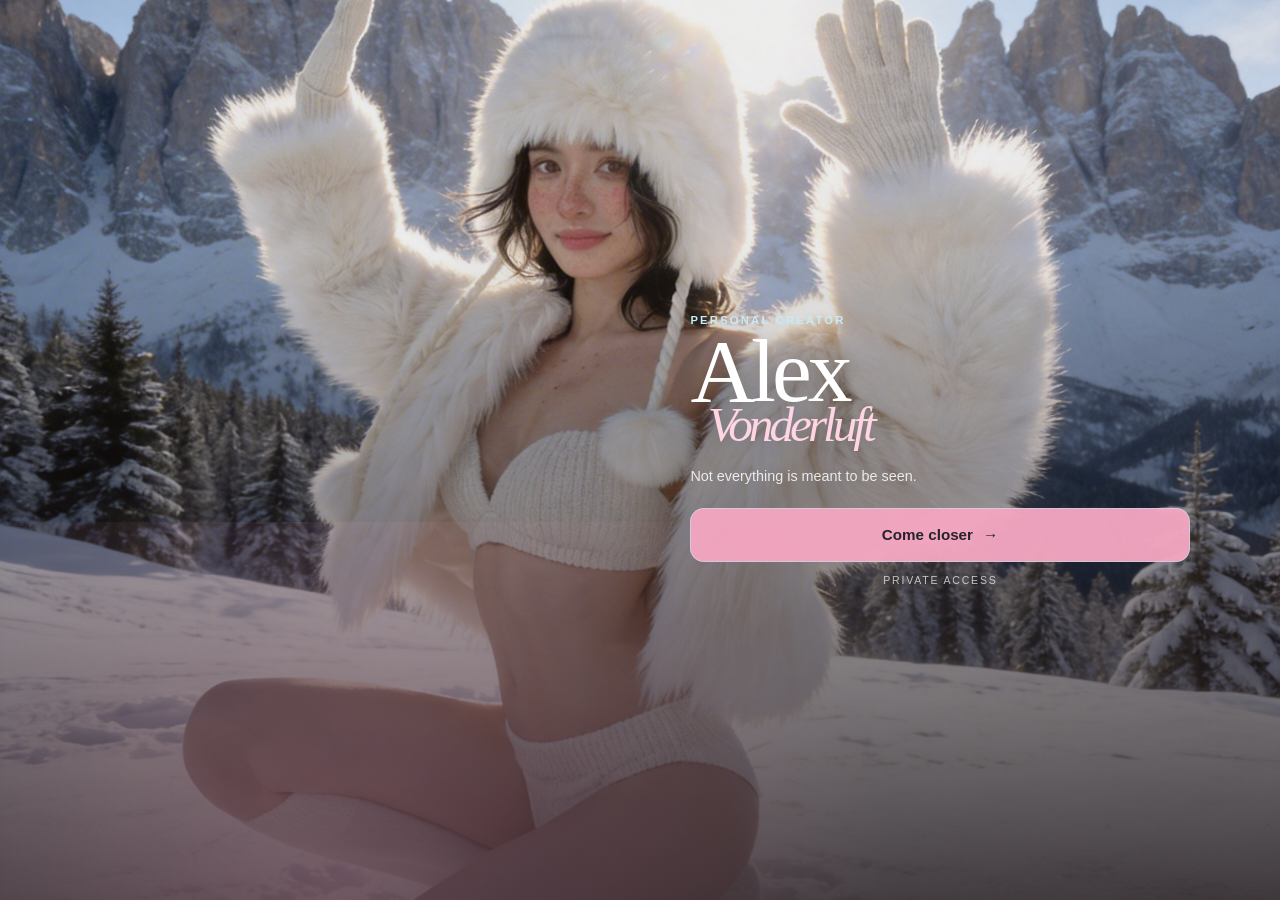
<file: index.html>
<!doctype html>
<html lang="en">
<head>
  <meta charset="utf-8">
  <meta name="viewport" content="width=device-width, initial-scale=1, viewport-fit=cover">
  <meta name="theme-color" content="#F4A6C1">
  <meta name="description" content="Alex Vonderluft — personal creator, nightlife and private access.">
  <title>Alex Vonderluft</title>
  <link rel="icon" type="image/png" href="favicon.png">
  <link rel="apple-touch-icon" href="favicon.png">
  <link rel="stylesheet" href="styles.css">
</head>
<body class="home">
  <main class="hero">
    <div class="hero-media" aria-hidden="true"></div>
    <section class="hero-content" aria-labelledby="alex-name">
      <p class="eyebrow hero-sequence" style="color: var(--brand-blue-light)">Personal creator</p>
      <h1 class="brand-name hero-brand hero-sequence" id="alex-name">Alex <span>Vonderluft</span></h1>
      <p class="hero-copy hero-sequence">Not everything is meant to be seen.</p>
      <a href="links.html" class="button hero-cta hero-sequence" id="enterBtn"
         data-track-event="come_closer_click" data-position="come_closer"
         data-link-name="come_closer" data-destination-type="internal">Come closer <span aria-hidden="true">→</span></a>
      <p class="hero-note hero-sequence">Private access</p>
    </section>
  </main>
  <script src="site.js"></script>
  <script src="analytics.js"></script>
  <script>
    document.getElementById("enterBtn").href = alexSite.internalUrl("links.html");
  </script>
</body>
</html>
</file>
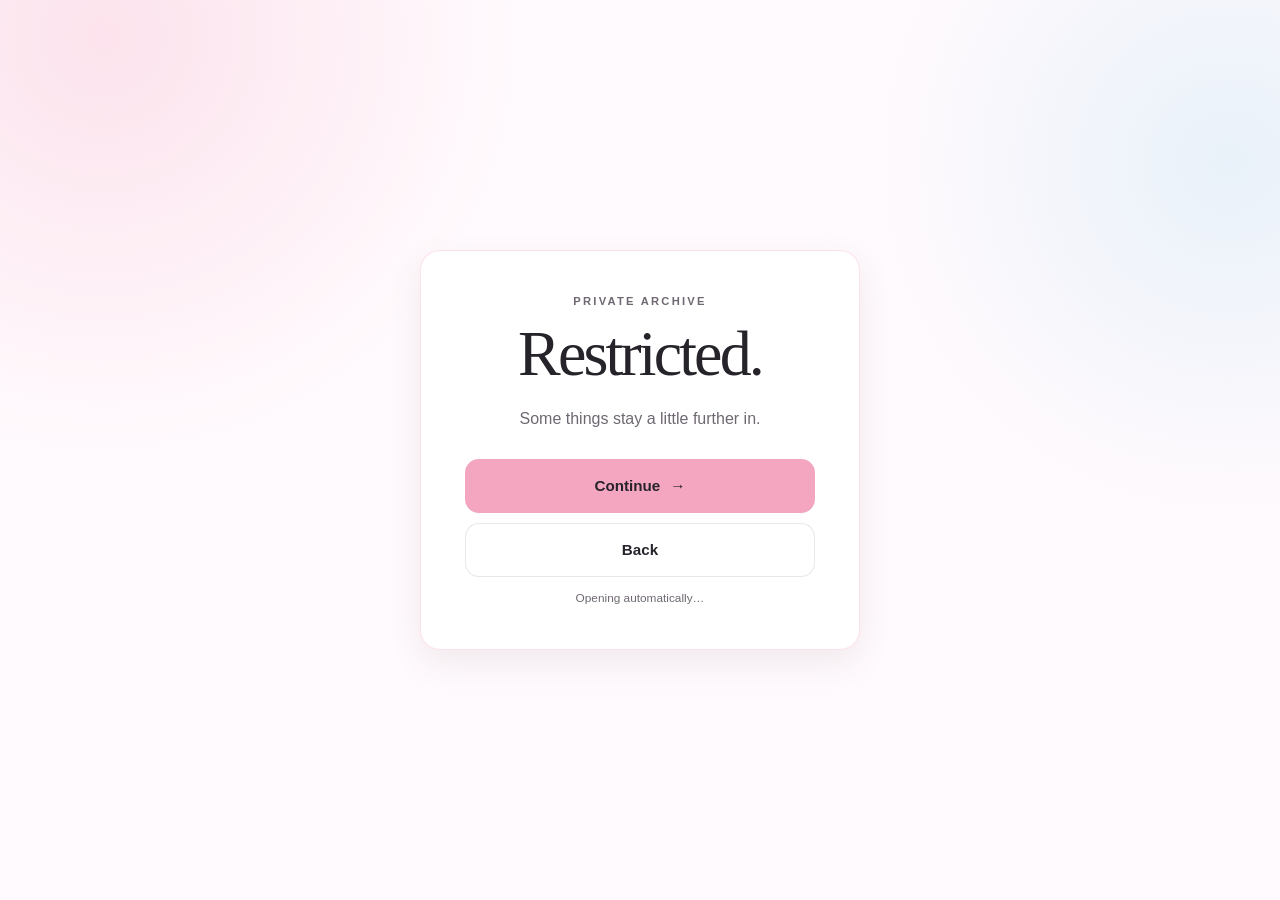
<file: archive.html>
<!doctype html>
<html lang="en">
<head>
  <meta charset="utf-8">
  <meta name="viewport" content="width=device-width, initial-scale=1, viewport-fit=cover">
  <meta name="theme-color" content="#FFD5E3">
  <meta name="robots" content="noindex, nofollow">
  <title>Archive — Alex Vonderluft</title>
  <link rel="icon" type="image/png" href="favicon.png">
  <link rel="apple-touch-icon" href="favicon.png">
  <link rel="stylesheet" href="styles.css">
</head>
<body class="ritual-page" data-analytics-banner="off">
  <main class="panel ritual-card page-enter">
    <p class="eyebrow">Private archive</p>
    <h1 class="brand-name">Restricted.</h1>
    <p class="lede">Some things stay a little further in.</p>
    <div class="ritual-actions">
      <a class="button" id="continueBtn" href="http://alexvonderluft.de" target="_blank" rel="noopener noreferrer"
         data-track-event="archive_open" data-platform="onlyfans" data-position="archive" data-link-name="archive_continue" data-destination-type="exclusive">Continue <span aria-hidden="true">→</span></a>
      <a class="button button--secondary" id="backBtn" href="links.html" data-track-event="internal_navigation" data-position="archive" data-link-name="archive_back" data-destination-type="internal">Back</a>
    </div>
    <p class="countdown" id="countdown" aria-live="polite">Opening automatically…</p>
  </main>
  <script src="site.js"></script>
  <script src="analytics.js"></script>
  <script>
    const destination = "http://alexvonderluft.de";
    document.getElementById("backBtn").href = alexSite.internalUrl("links.html");
    window.setTimeout(() => {
      alexAnalytics.trackEvent("archive_open", { trigger: "automatic", platform: "onlyfans", link_position: "archive", destination_type: "exclusive", destination_domain: "alexvonderluft.de" });
      window.location.href = destination;
    }, 1800);
  </script>
</body>
</html>
</file>
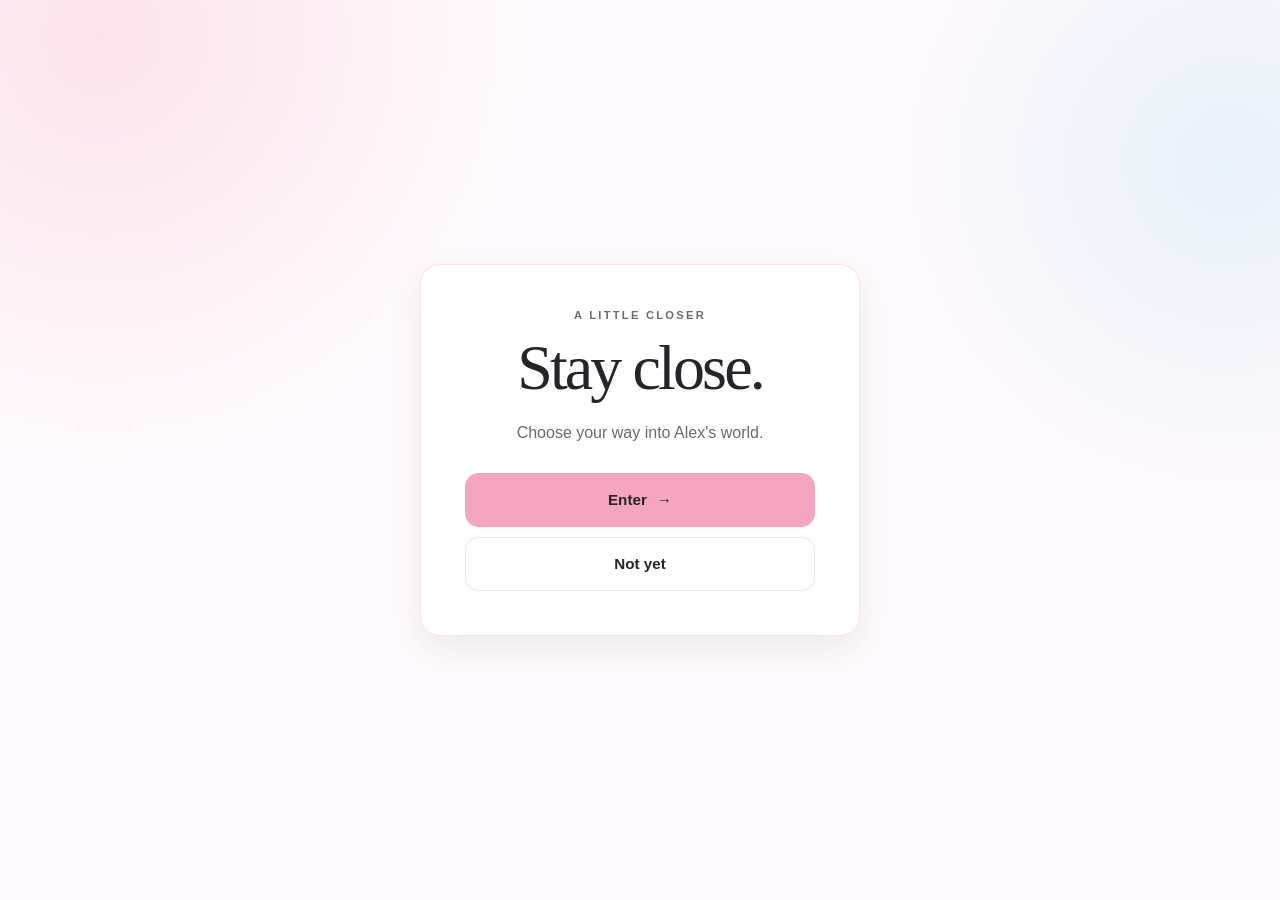
<file: enter.html>
<!doctype html>
<html lang="en">
<head>
  <meta charset="utf-8">
  <meta name="viewport" content="width=device-width, initial-scale=1, viewport-fit=cover">
  <meta name="theme-color" content="#FFD5E3">
  <title>Enter — Alex Vonderluft</title>
  <link rel="icon" type="image/png" href="favicon.png">
  <link rel="apple-touch-icon" href="favicon.png">
  <link rel="stylesheet" href="styles.css">
</head>
<body class="ritual-page">
  <main class="panel ritual-card page-enter">
    <p class="eyebrow">A little closer</p>
    <h1 class="brand-name">Stay close.</h1>
    <p class="lede">Choose your way into Alex's world.</p>
    <div class="ritual-actions">
      <a class="button" href="links.html" id="enterLinks" data-track-event="internal_navigation" data-position="main_navigation" data-link-name="enter_links" data-destination-type="internal">Enter <span aria-hidden="true">→</span></a>
      <a class="button button--secondary" href="index.html" id="enterBack" data-track-event="internal_navigation" data-position="main_navigation" data-link-name="not_yet" data-destination-type="internal">Not yet</a>
    </div>
  </main>
  <script src="site.js"></script>
  <script src="analytics.js"></script>
  <script>
    document.getElementById("enterLinks").href = alexSite.internalUrl("links.html");
    document.getElementById("enterBack").href = alexSite.internalUrl("index.html");
  </script>
</body>
</html>
</file>
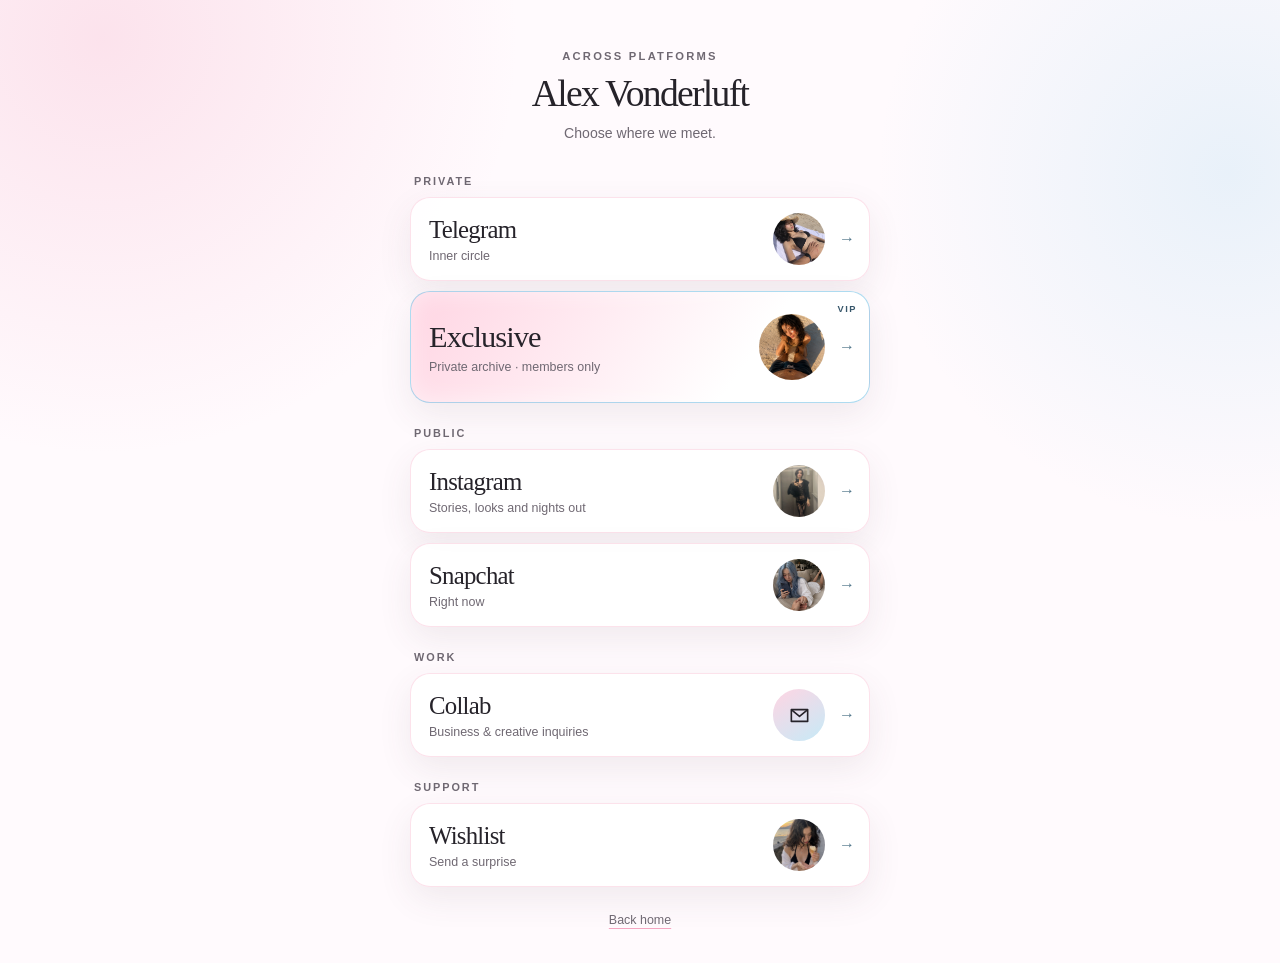
<file: links.html>
<!doctype html>
<html lang="en">
<head>
  <meta charset="utf-8">
  <meta name="viewport" content="width=device-width, initial-scale=1, viewport-fit=cover">
  <meta name="theme-color" content="#FFD5E3">
  <meta name="description" content="Find Alex Vonderluft across social platforms and private spaces.">
  <title>Links — Alex Vonderluft</title>
  <link rel="icon" type="image/png" href="favicon.png">
  <link rel="apple-touch-icon" href="favicon.png">
  <link rel="stylesheet" href="styles.css">
</head>
<body>
  <main class="shell narrow page-enter">
    <header class="links-header reveal">
      <p class="eyebrow">Across platforms</p>
      <h1 class="brand-name">Alex Vonderluft</h1>
      <p class="lede">Choose where we meet.</p>
    </header>

    <p class="section-label reveal" id="private-label">Private</p>
    <section class="link-list" aria-labelledby="private-label">
      <a class="panel link-card reveal stagger-item" style="--stagger: 0" href="https://t.me/+VtJzLyitRzY2ZGEy" target="_blank" rel="noopener noreferrer" aria-label="Open Alex's Telegram in a new tab"
         data-track-event="social_click" data-platform="telegram" data-position="links_primary" data-link-name="telegram_channel" data-destination-type="community">
        <div><h2 class="link-title">Telegram</h2><p class="link-desc">Inner circle</p></div>
        <span class="link-thumb"><img src="tg.png" alt="" width="400" height="400"></span>
        <span class="action-arrow" aria-hidden="true">→</span>
      </a>
      <a class="panel link-card link-card--featured reveal stagger-item" style="--stagger: 1" href="http://alexvonderluft.de" target="_blank" rel="noopener noreferrer" aria-label="Open Alex's exclusive page in a new tab"
         data-track-event="exclusive_click" data-platform="onlyfans" data-position="links_primary" data-link-name="exclusive_archive" data-destination-type="exclusive">
        <div><h2 class="link-title">Exclusive</h2><p class="link-desc">Private archive · members only</p></div>
        <span class="link-thumb"><img src="of.png" alt="" width="400" height="400"></span>
        <span class="action-arrow" aria-hidden="true">→</span>
      </a>
    </section>

    <p class="section-label reveal" id="public-label">Public</p>
    <section class="link-list" aria-labelledby="public-label">
      <a class="panel link-card reveal stagger-item" style="--stagger: 0" href="https://instagram.com/alexvonderluft" target="_blank" rel="noopener noreferrer" aria-label="Open Alex's Instagram in a new tab"
         data-track-event="social_click" data-platform="instagram" data-position="links_secondary" data-link-name="instagram_profile" data-destination-type="social">
        <div><h2 class="link-title">Instagram</h2><p class="link-desc">Stories, looks and nights out</p></div>
        <span class="link-thumb"><img src="ig.jpg" alt="" width="512" height="512" loading="lazy"></span>
        <span class="action-arrow" aria-hidden="true">→</span>
      </a>
      <a class="panel link-card reveal stagger-item" style="--stagger: 1" href="https://snapchat.com/add/alexinfur" target="_blank" rel="noopener noreferrer" aria-label="Open Alex's Snapchat in a new tab"
         data-track-event="social_click" data-platform="snapchat" data-position="links_secondary" data-link-name="snapchat_profile" data-destination-type="social">
        <div><h2 class="link-title">Snapchat</h2><p class="link-desc">Right now</p></div>
        <span class="link-thumb"><img src="snap.png" alt="" width="400" height="400" loading="lazy"></span>
        <span class="action-arrow" aria-hidden="true">→</span>
      </a>
    </section>

    <p class="section-label reveal" id="collab-label">Work</p>
    <section class="link-list" aria-labelledby="collab-label">
      <a class="panel link-card reveal" href="mailto:alex.vonderluft@hotmail.com" aria-label="Email Alex about a collaboration"
         data-track-event="email_click" data-platform="email" data-position="links_secondary" data-link-name="collab_email" data-destination-type="email">
        <div><h2 class="link-title">Collab</h2><p class="link-desc">Business &amp; creative inquiries</p></div>
        <span class="link-thumb link-thumb--icon" aria-hidden="true">
          <svg viewBox="0 0 24 24" role="img" focusable="false">
            <path d="M4.75 6.75h14.5v10.5H4.75z"></path>
            <path d="m5.25 7.25 6.75 5.5 6.75-5.5"></path>
          </svg>
        </span>
        <span class="action-arrow" aria-hidden="true">→</span>
      </a>
    </section>

    <p class="section-label reveal" id="support-label">Support</p>
    <section class="link-list" aria-labelledby="support-label">
      <a class="panel link-card reveal" href="https://wishlist.de/w/alexvonderluft" target="_blank" rel="noopener noreferrer" aria-label="Open Alex's wishlist in a new tab"
         data-track-event="outbound_click" data-platform="wishlist" data-position="links_secondary" data-link-name="wishlist" data-destination-type="support">
        <div><h2 class="link-title">Wishlist</h2><p class="link-desc">Send a surprise</p></div>
        <span class="link-thumb"><img src="wishlist.jpeg" alt="" width="1086" height="1086" loading="lazy"></span>
        <span class="action-arrow" aria-hidden="true">→</span>
      </a>
    </section>
    <a class="text-link page-back reveal" href="index.html" id="backLink"
       data-track-event="internal_navigation" data-position="footer" data-link-name="back_home" data-destination-type="internal">Back home</a>
  </main>
  <script src="site.js"></script>
  <script src="analytics.js"></script>
  <script>
    document.getElementById("backLink").href = alexSite.internalUrl("index.html");
  </script>
</body>
</html>
</file>
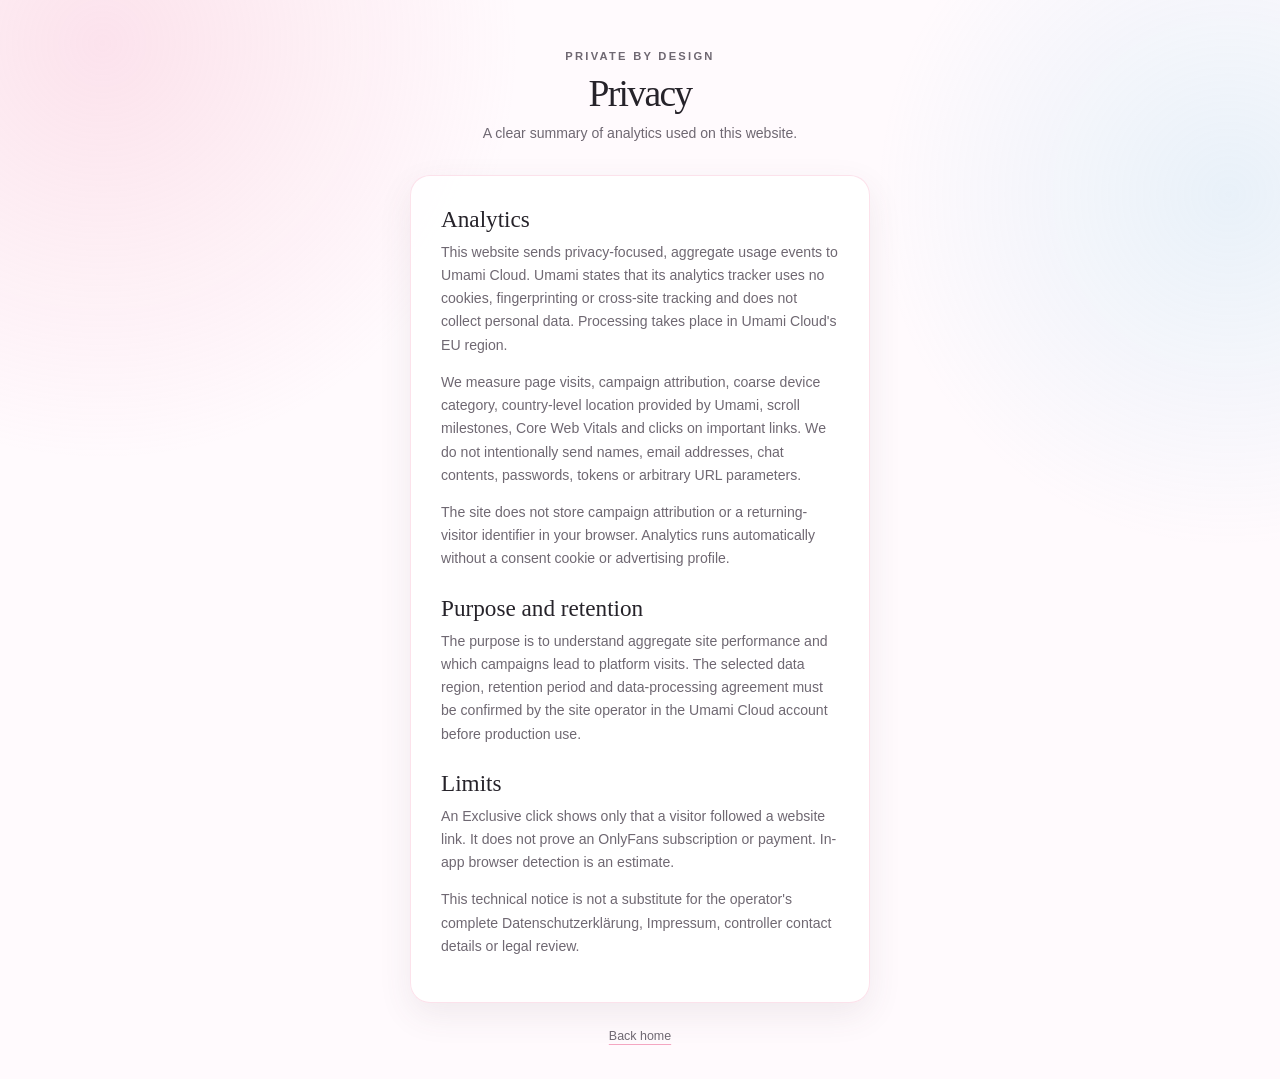
<file: privacy.html>
<!doctype html>
<html lang="en">
<head>
  <meta charset="utf-8">
  <meta name="viewport" content="width=device-width, initial-scale=1, viewport-fit=cover">
  <meta name="theme-color" content="#FFD5E3">
  <title>Privacy — Alex Vonderluft</title>
  <link rel="icon" type="image/png" href="favicon.png">
  <link rel="stylesheet" href="styles.css">
</head>
<body data-analytics-banner="off">
  <main class="shell narrow page-enter privacy-page">
    <header class="links-header">
      <p class="eyebrow">Private by design</p>
      <h1 class="brand-name">Privacy</h1>
      <p class="lede">A clear summary of analytics used on this website.</p>
    </header>
    <section class="panel privacy-card">
      <h2>Analytics</h2>
      <p>This website sends privacy-focused, aggregate usage events to Umami Cloud. Umami states that its analytics tracker uses no cookies, fingerprinting or cross-site tracking and does not collect personal data. Processing takes place in Umami Cloud's EU region.</p>
      <p>We measure page visits, campaign attribution, coarse device category, country-level location provided by Umami, scroll milestones, Core Web Vitals and clicks on important links. We do not intentionally send names, email addresses, chat contents, passwords, tokens or arbitrary URL parameters.</p>
      <p>The site does not store campaign attribution or a returning-visitor identifier in your browser. Analytics runs automatically without a consent cookie or advertising profile.</p>
      <h2>Purpose and retention</h2>
      <p>The purpose is to understand aggregate site performance and which campaigns lead to platform visits. The selected data region, retention period and data-processing agreement must be confirmed by the site operator in the Umami Cloud account before production use.</p>
      <h2>Limits</h2>
      <p>An Exclusive click shows only that a visitor followed a website link. It does not prove an OnlyFans subscription or payment. In-app browser detection is an estimate.</p>
      <p>This technical notice is not a substitute for the operator's complete Datenschutzerklärung, Impressum, controller contact details or legal review.</p>
    </section>
    <a class="text-link page-back" href="index.html" id="privacyBack" data-track-event="internal_navigation" data-position="privacy" data-link-name="privacy_back" data-destination-type="internal">Back home</a>
  </main>
  <script src="site.js"></script>
  <script src="analytics.js"></script>
  <script>document.getElementById("privacyBack").href = alexSite.internalUrl("index.html");</script>
</body>
</html>
</file>
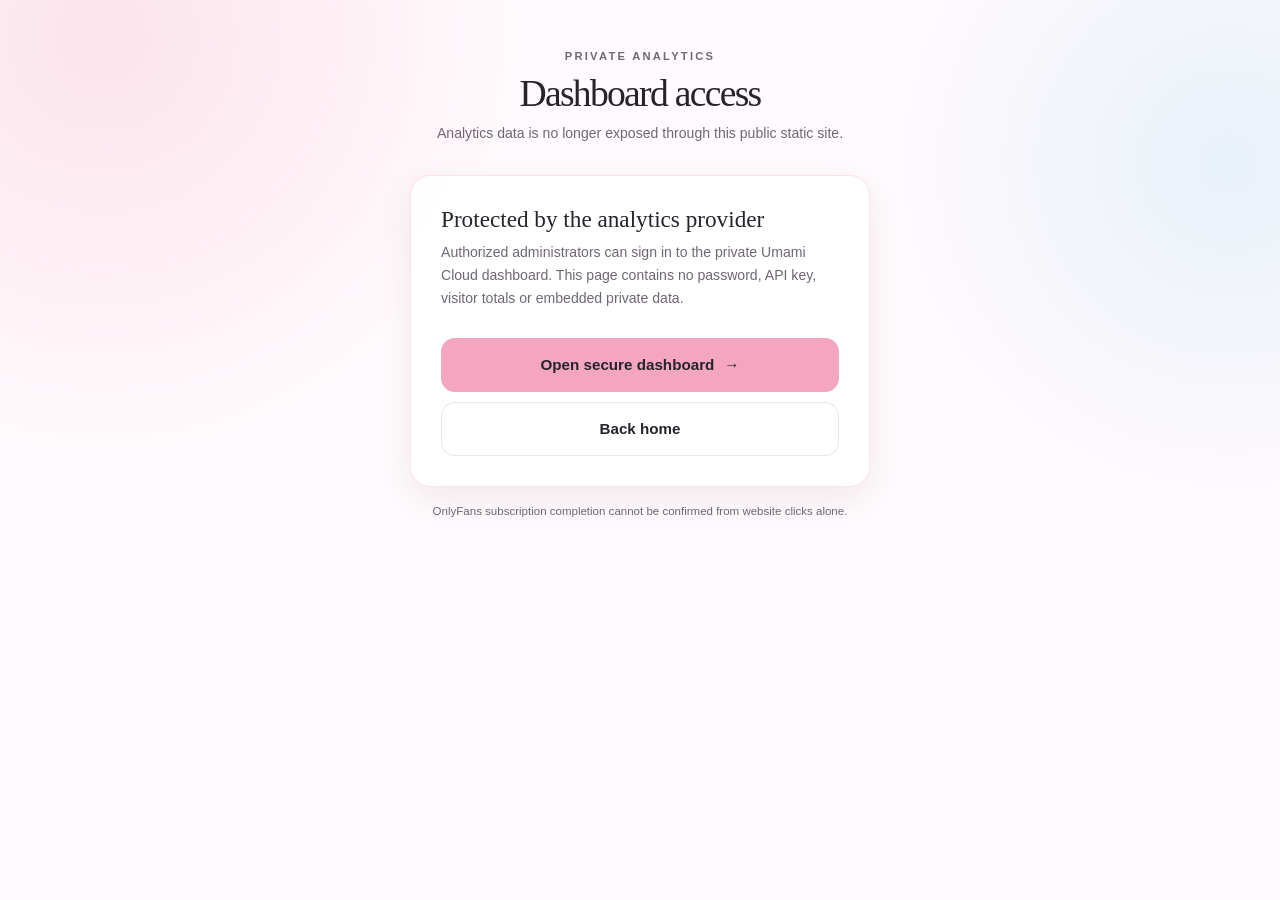
<file: stats.html>
<!doctype html>
<html lang="en">
<head>
  <meta charset="utf-8">
  <meta name="viewport" content="width=device-width, initial-scale=1, viewport-fit=cover">
  <meta name="theme-color" content="#FFD5E3">
  <meta name="robots" content="noindex, nofollow">
  <title>Analytics access — Alex Vonderluft</title>
  <link rel="icon" type="image/png" href="favicon.png">
  <link rel="stylesheet" href="styles.css">
</head>
<body>
  <main class="shell narrow page-enter">
    <header class="links-header reveal">
      <p class="eyebrow">Private analytics</p>
      <h1 class="brand-name">Dashboard access</h1>
      <p class="lede">Analytics data is no longer exposed through this public static site.</p>
    </header>
    <section class="panel privacy-card reveal">
      <h2>Protected by the analytics provider</h2>
      <p>Authorized administrators can sign in to the private Umami Cloud dashboard. This page contains no password, API key, visitor totals or embedded private data.</p>
      <div class="ritual-actions">
        <a class="button" href="https://cloud.umami.is/" target="_blank" rel="noopener noreferrer" data-track-event="outbound_click" data-position="stats" data-link-name="umami_dashboard" data-destination-type="admin">Open secure dashboard <span aria-hidden="true">→</span></a>
        <a class="button button--secondary" href="index.html" id="statsBack" data-track-event="internal_navigation" data-position="stats" data-link-name="stats_back" data-destination-type="internal">Back home</a>
      </div>
    </section>
    <p class="footer">OnlyFans subscription completion cannot be confirmed from website clicks alone.</p>
  </main>
  <script src="site.js"></script>
  <script src="analytics.js"></script>
  <script>document.getElementById("statsBack").href = alexSite.internalUrl("index.html");</script>
</body>
</html>
</file>
<file: styles.css>
:root {
  --brand-pink: #f4a6c1;
  --brand-pink-light: #ffd5e3;
  --brand-blue: #8fcdeb;
  --brand-blue-light: #c6eaf7;
  --brand-white: #ffffff;
  --brand-text: #26232a;
  --brand-muted: #6f6872;
  --surface: rgba(255, 255, 255, 0.88);
  --surface-soft: rgba(255, 255, 255, 0.68);
  --line: rgba(38, 35, 42, 0.1);
  --shadow: 0 12px 34px rgba(88, 61, 77, 0.09);
  --radius-card: 20px;
  --radius-control: 14px;
  --font-display: Georgia, "Times New Roman", serif;
  --font-body: Inter, "Helvetica Neue", Helvetica, Arial, sans-serif;
  --duration-fast: 160ms;
  --duration-normal: 280ms;
  --duration-slow: 520ms;
  --ease-out: cubic-bezier(0.22, 1, 0.36, 1);
  --ease-soft: cubic-bezier(0.16, 1, 0.3, 1);
}

*, *::before, *::after { box-sizing: border-box; }
html { color-scheme: light; background: var(--brand-white); }
body {
  margin: 0;
  min-width: 0;
  min-height: 100vh;
  min-height: 100svh;
  color: var(--brand-text);
  background:
    radial-gradient(circle at 8% 4%, rgba(244, 166, 193, 0.28), transparent 26rem),
    radial-gradient(circle at 96% 18%, rgba(143, 205, 235, 0.2), transparent 22rem),
    #fffafd;
  font-family: var(--font-body);
  -webkit-font-smoothing: antialiased;
  overflow-x: hidden;
}
body::before {
  content: "";
  position: fixed;
  z-index: -1;
  inset: -12vmax;
  pointer-events: none;
  background:
    radial-gradient(circle at 18% 24%, rgba(244, 166, 193, 0.16), transparent 28%),
    radial-gradient(circle at 82% 68%, rgba(143, 205, 235, 0.12), transparent 25%);
  transform: translate3d(0, 0, 0);
  animation: ambient-drift 16s var(--ease-soft) infinite alternate;
}
img { display: block; max-width: 100%; }
a, button { -webkit-tap-highlight-color: transparent; }
:focus-visible { outline: 3px solid var(--brand-blue); outline-offset: 4px; }
.shell { width: min(100% - 32px, 920px); margin-inline: auto; padding: max(28px, env(safe-area-inset-top)) 0 max(36px, env(safe-area-inset-bottom)); }
.narrow { width: min(100% - 32px, 460px); }
.brand-name { margin: 0; font-family: var(--font-display); font-weight: 500; letter-spacing: -0.045em; }
.eyebrow { margin: 0 0 10px; color: var(--brand-muted); font-size: 0.7rem; font-weight: 700; letter-spacing: 0.2em; text-transform: uppercase; }
.lede { color: var(--brand-muted); line-height: 1.55; }
.button {
  min-height: 54px; padding: 0 22px; border: 1px solid transparent; border-radius: var(--radius-control);
  display: inline-flex; align-items: center; justify-content: center; gap: 10px;
  color: var(--brand-text); background: var(--brand-pink); font: 700 0.95rem/1 var(--font-body);
  position: relative; overflow: hidden; isolation: isolate;
  text-decoration: none; cursor: pointer; touch-action: manipulation;
  transition: transform var(--duration-fast) var(--ease-out), background var(--duration-fast) ease, border-color var(--duration-fast) ease, box-shadow var(--duration-normal) var(--ease-out);
}
.button:hover { background: #f195b6; transform: translateY(-2px); box-shadow: 0 10px 26px rgba(244, 166, 193, 0.28); }
.button:active { transform: translateY(1px) scale(0.975); box-shadow: 0 4px 12px rgba(91, 54, 75, .14); }
.button::after {
  content: ""; position: absolute; z-index: -1; width: 7rem; aspect-ratio: 1; border-radius: 50%;
  background: rgba(255,255,255,.3); opacity: 0; transform: scale(.2);
  transition: opacity var(--duration-fast) ease, transform var(--duration-normal) var(--ease-out);
}
.button:active::after { opacity: .55; transform: scale(1); }
.button [aria-hidden="true"], .action-arrow { transition: transform var(--duration-fast) var(--ease-out); }
.button:hover [aria-hidden="true"], .button:active [aria-hidden="true"], .link-card:hover .action-arrow, .link-card:active .action-arrow { transform: translateX(4px); }
.button--secondary { border-color: var(--line); background: var(--brand-white); box-shadow: none; }
.button--secondary:hover { border-color: var(--brand-blue); background: var(--brand-blue-light); box-shadow: none; }
.panel { border: 1px solid rgba(244, 166, 193, 0.32); border-radius: var(--radius-card); background: var(--surface); box-shadow: var(--shadow); }
.text-link { color: var(--brand-muted); text-underline-offset: 4px; text-decoration-color: var(--brand-pink); }
.text-link:hover { color: var(--brand-text); text-decoration-color: var(--brand-blue); }

/* Motion system */
.motion-ready .reveal { opacity: 0; transform: translate3d(0, 18px, 0); }
.reveal.reveal-visible { opacity: 1; transform: translate3d(0, 0, 0); transition: opacity var(--duration-slow) var(--ease-soft), transform var(--duration-slow) var(--ease-soft); }
.stagger-item { transition-delay: calc(var(--stagger, 0) * 65ms) !important; }
.pressable { transform-origin: center; will-change: transform; }
.pressable:active { transform: translateY(1px) scale(.975) !important; }
.fade-in { animation: fade-in var(--duration-slow) var(--ease-soft) both; }
.slide-up { animation: slide-up var(--duration-slow) var(--ease-soft) both; }
.soft-float { animation: soft-float 7s var(--ease-soft) infinite alternate; }
.motion-ready .page-enter { animation: page-enter var(--duration-slow) var(--ease-soft) both; }

@keyframes fade-in { from { opacity: 0; } }
@keyframes slide-up { from { opacity: 0; transform: translate3d(0, 14px, 0); } }
@keyframes page-enter { from { opacity: 0; transform: translate3d(0, 8px, 0); } }
@keyframes soft-float { to { transform: translate3d(0, -3px, 0); } }
@keyframes ambient-drift { to { transform: translate3d(2.5%, -1.5%, 0) scale(1.02); } }
@keyframes cta-breathe { 50% { box-shadow: 0 12px 32px rgba(244,166,193,.27), 0 0 0 1px rgba(198,234,247,.4); } }
@keyframes hero-focus { from { opacity: .72; filter: blur(3px); transform: scale(1.03); } }
@keyframes hero-item { from { opacity: 0; transform: translate3d(0, 14px, 0); } }

/* Home */
.home { min-height: 100vh; min-height: 100svh; min-height: 100dvh; color: var(--brand-white); background: #312b30; }
.home::before { display: none; }
.hero { position: relative; min-height: 100vh; min-height: 100svh; min-height: 100dvh; display: grid; align-items: end; isolation: isolate; overflow: hidden; }
.hero-media { position: absolute; z-index: -2; inset: 0; background: url("hero.jpg") center 34% / cover no-repeat; transform-origin: center; }
.motion-ready .hero-media { animation: hero-focus 850ms var(--ease-soft) both; }
.hero::before { content: ""; position: absolute; inset: 0; z-index: -1; background: linear-gradient(180deg, rgba(25, 20, 24, 0.08) 28%, rgba(27, 20, 25, 0.82) 100%); }
.hero::after { content: ""; position: absolute; inset: auto 0 0; z-index: -1; height: 42%; background: radial-gradient(circle at 26% 100%, rgba(244, 166, 193, 0.25), transparent 55%); }
.hero-content { width: min(100% - 32px, 460px); margin-inline: auto; padding: 0 0 max(28px, env(safe-area-inset-bottom)); }
.motion-ready .hero-sequence { animation: hero-item var(--duration-slow) var(--ease-soft) both; }
.motion-ready .hero-sequence:nth-child(1) { animation-delay: 100ms; }
.motion-ready .hero-sequence:nth-child(2) { animation-delay: 190ms; }
.motion-ready .hero-sequence:nth-child(3) { animation-delay: 300ms; }
.motion-ready .hero-sequence:nth-child(4) { animation-delay: 410ms; }
.motion-ready .hero-sequence:nth-child(5) { animation-delay: 500ms; }
.hero-brand { font-size: clamp(3.8rem, 17vw, 6.5rem); line-height: 0.78; text-shadow: 0 2px 20px rgba(0,0,0,.22); }
.hero-brand span { display: block; margin-left: 0.35em; color: var(--brand-pink-light); font-size: 0.55em; font-style: italic; font-weight: 400; }
.hero-copy { margin: 24px 0 0; color: rgba(255,255,255,.84); font-size: 0.9rem; }
.hero-cta { width: 100%; margin-top: 24px; border-color: rgba(198,234,247,.5); background: rgba(244,166,193,.96); animation: cta-breathe 4.8s ease-in-out 1.2s infinite; }
.hero-note { margin: 12px 0 0; text-align: center; color: rgba(255,255,255,.7); font-size: .66rem; letter-spacing: .17em; text-transform: uppercase; }

/* Links */
.links-header { margin: 8px 0 30px; text-align: center; }
.links-header .brand-name { font-size: 2.35rem; }
.links-header .lede { margin: 8px 0 0; font-size: .88rem; }
.section-label { margin: 24px 4px 10px; color: var(--brand-muted); font-size: .68rem; font-weight: 700; letter-spacing: .18em; text-transform: uppercase; }
.link-list { display: grid; gap: 10px; }
.link-card { min-height: 84px; padding: 13px 14px 13px 18px; display: grid; grid-template-columns: minmax(0,1fr) 56px 16px; align-items: center; gap: 12px; color: inherit; text-decoration: none; touch-action: manipulation; transition: transform var(--duration-fast) var(--ease-out), border-color var(--duration-fast) ease, background var(--duration-fast) ease, box-shadow var(--duration-normal) var(--ease-out); }
.link-card:hover { transform: translateY(-2px); border-color: var(--brand-blue); background: var(--brand-white); }
.link-card:active { background: var(--brand-pink-light); box-shadow: 0 5px 16px rgba(88,61,77,.08); }
.link-title { margin: 0; font-family: var(--font-display); font-size: 1.55rem; font-weight: 500; letter-spacing: -.03em; }
.link-desc { margin: 5px 0 0; color: var(--brand-muted); font-size: .78rem; }
.link-thumb { width: 56px; aspect-ratio: 1; overflow: hidden; border: 2px solid var(--brand-white); border-radius: 50%; background: var(--brand-pink-light); }
.link-thumb img { width: 100%; height: 100%; object-fit: cover; }
.link-thumb--icon { display: grid; place-items: center; color: var(--brand-text); background: linear-gradient(145deg, var(--brand-pink-light), var(--brand-blue-light)); }
.link-thumb--icon svg { width: 27px; height: 27px; fill: none; stroke: currentColor; stroke-width: 1.45; stroke-linecap: round; stroke-linejoin: round; }
.link-thumb img { transition: transform var(--duration-normal) var(--ease-out); }
.link-card:active .link-thumb img, .link-card:hover .link-thumb img { transform: scale(1.035); }
.action-arrow { color: #52778b; font-size: 1rem; justify-self: end; }
.link-card--featured { min-height: 112px; grid-template-columns: minmax(0,1fr) 70px 16px; position: relative; overflow: hidden; border-color: rgba(143,205,235,.72); background: linear-gradient(125deg, var(--brand-pink-light), var(--brand-white) 72%); box-shadow: inset 0 0 24px rgba(255,255,255,.52), var(--shadow); }
.link-card--featured::before { content: "VIP"; position: absolute; top: 12px; right: 12px; color: #37566a; font-size: .58rem; font-weight: 800; letter-spacing: .16em; }
.link-card--featured .link-title { font-size: 1.9rem; }
.link-card--featured .link-thumb { width: 70px; }
.page-back { display: block; margin-top: 26px; text-align: center; font-size: .78rem; }

/* Enter / archive */
.ritual-page { min-height: 100vh; min-height: 100svh; min-height: 100dvh; display: grid; place-items: center; padding: max(24px, env(safe-area-inset-top)) 16px max(24px, env(safe-area-inset-bottom)); }
.ritual-card { width: min(100%, 440px); padding: clamp(26px, 8vw, 44px); text-align: center; }
.ritual-card .brand-name { font-size: clamp(2.6rem, 12vw, 4rem); }
.ritual-card .lede { margin: 16px auto 0; max-width: 28ch; }
.ritual-actions { display: grid; gap: 10px; margin-top: 28px; }
.countdown { margin: 14px 0 0; color: var(--brand-muted); font-size: .74rem; }

/* Stats */
.stats-top { display: flex; align-items: end; justify-content: space-between; gap: 20px; margin: 8px 0 22px; }
.stats-title { font-size: clamp(2.5rem, 8vw, 4.5rem); }
.status { min-height: 1.4em; margin: 0 0 14px; color: var(--brand-muted); font-size: .8rem; }
.status[data-state="error"] { color: #8b3657; }
.stats-grid { display: grid; gap: 14px; }
.stats-section { padding: 18px; }
.section-head { display: flex; align-items: baseline; justify-content: space-between; gap: 12px; margin-bottom: 14px; }
.section-title { margin: 0; font-family: var(--font-display); font-size: 1.45rem; font-weight: 500; }
.section-note { color: var(--brand-muted); font-size: .65rem; letter-spacing: .14em; text-transform: uppercase; }
.stat-cards { display: grid; grid-template-columns: repeat(2, minmax(0,1fr)); gap: 9px; }
.stat { min-width: 0; min-height: 100px; padding: 13px; border: 1px solid var(--line); border-radius: 14px; background: var(--brand-white); }
.stat:nth-child(3n+2) { border-top-color: var(--brand-blue); }
.stat-label { color: var(--brand-muted); font-size: .66rem; font-weight: 700; letter-spacing: .12em; text-transform: uppercase; }
.stat-value { margin-top: 12px; color: #aa456c; font-size: clamp(1.7rem, 7vw, 2.4rem); font-weight: 700; letter-spacing: -.05em; font-variant-numeric: tabular-nums; }
.stat-small { margin-top: 5px; color: var(--brand-muted); font-size: .72rem; }
.data-table { display: grid; gap: 7px; }
.data-row { min-height: 48px; padding: 10px 13px; display: grid; grid-template-columns: minmax(0,1fr) auto; align-items: center; gap: 12px; border: 1px solid var(--line); border-radius: 12px; background: var(--brand-white); }
.row-name { min-width: 0; overflow-wrap: anywhere; font-size: .86rem; }
.row-value { color: #356d8c; font-weight: 700; font-variant-numeric: tabular-nums; }
.empty { padding: 18px; border: 1px dashed var(--brand-blue); border-radius: 12px; color: var(--brand-muted); text-align: center; font-size: .82rem; }
.footer { margin-top: 18px; color: var(--brand-muted); text-align: center; font-size: .72rem; }

/* Privacy and analytics controls */
.privacy-card { padding: clamp(20px, 5vw, 30px); }
.privacy-card h2 { margin: 24px 0 8px; font-family: var(--font-display); font-size: 1.45rem; font-weight: 500; }
.privacy-card h2:first-child { margin-top: 0; }
.privacy-card p { margin: 0 0 14px; color: var(--brand-muted); font-size: .88rem; line-height: 1.65; }

@media (min-width: 768px) {
  .hero { align-items: center; background-position: center; }
  .hero-content { width: min(42vw, 500px); margin: 0 7vw 0 auto; padding-bottom: 0; }
  .hero-brand { font-size: clamp(5rem, 7vw, 7.5rem); }
  .narrow { padding-top: 42px; }
  .stat-cards { grid-template-columns: repeat(4, minmax(0,1fr)); }
  .link-card:hover { transform: translateY(-3px); box-shadow: 0 16px 38px rgba(88,61,77,.12); }
}
@media (max-width: 560px) {
  .stats-top { align-items: stretch; flex-direction: column; }
  .stats-top .button { width: 100%; }
}
@media (max-width: 370px) {
  .shell, .hero-content { width: min(100% - 24px, 920px); }
  .link-card { padding-left: 14px; }
  .link-title { font-size: 1.35rem; }
}
@media (prefers-reduced-motion: reduce) {
  *, *::before, *::after { scroll-behavior: auto !important; transition-duration: .01ms !important; animation-duration: .01ms !important; animation-iteration-count: 1 !important; }
  .reveal { opacity: 1 !important; transform: none !important; }
  .pressable { will-change: auto; }
}

@view-transition { navigation: auto; }
::view-transition-old(root) { animation: 180ms var(--ease-out) both fade-out; }
::view-transition-new(root) { animation: var(--duration-normal) var(--ease-soft) both page-enter; }
@keyframes fade-out { to { opacity: 0; transform: translate3d(0, -4px, 0); } }
</file>
